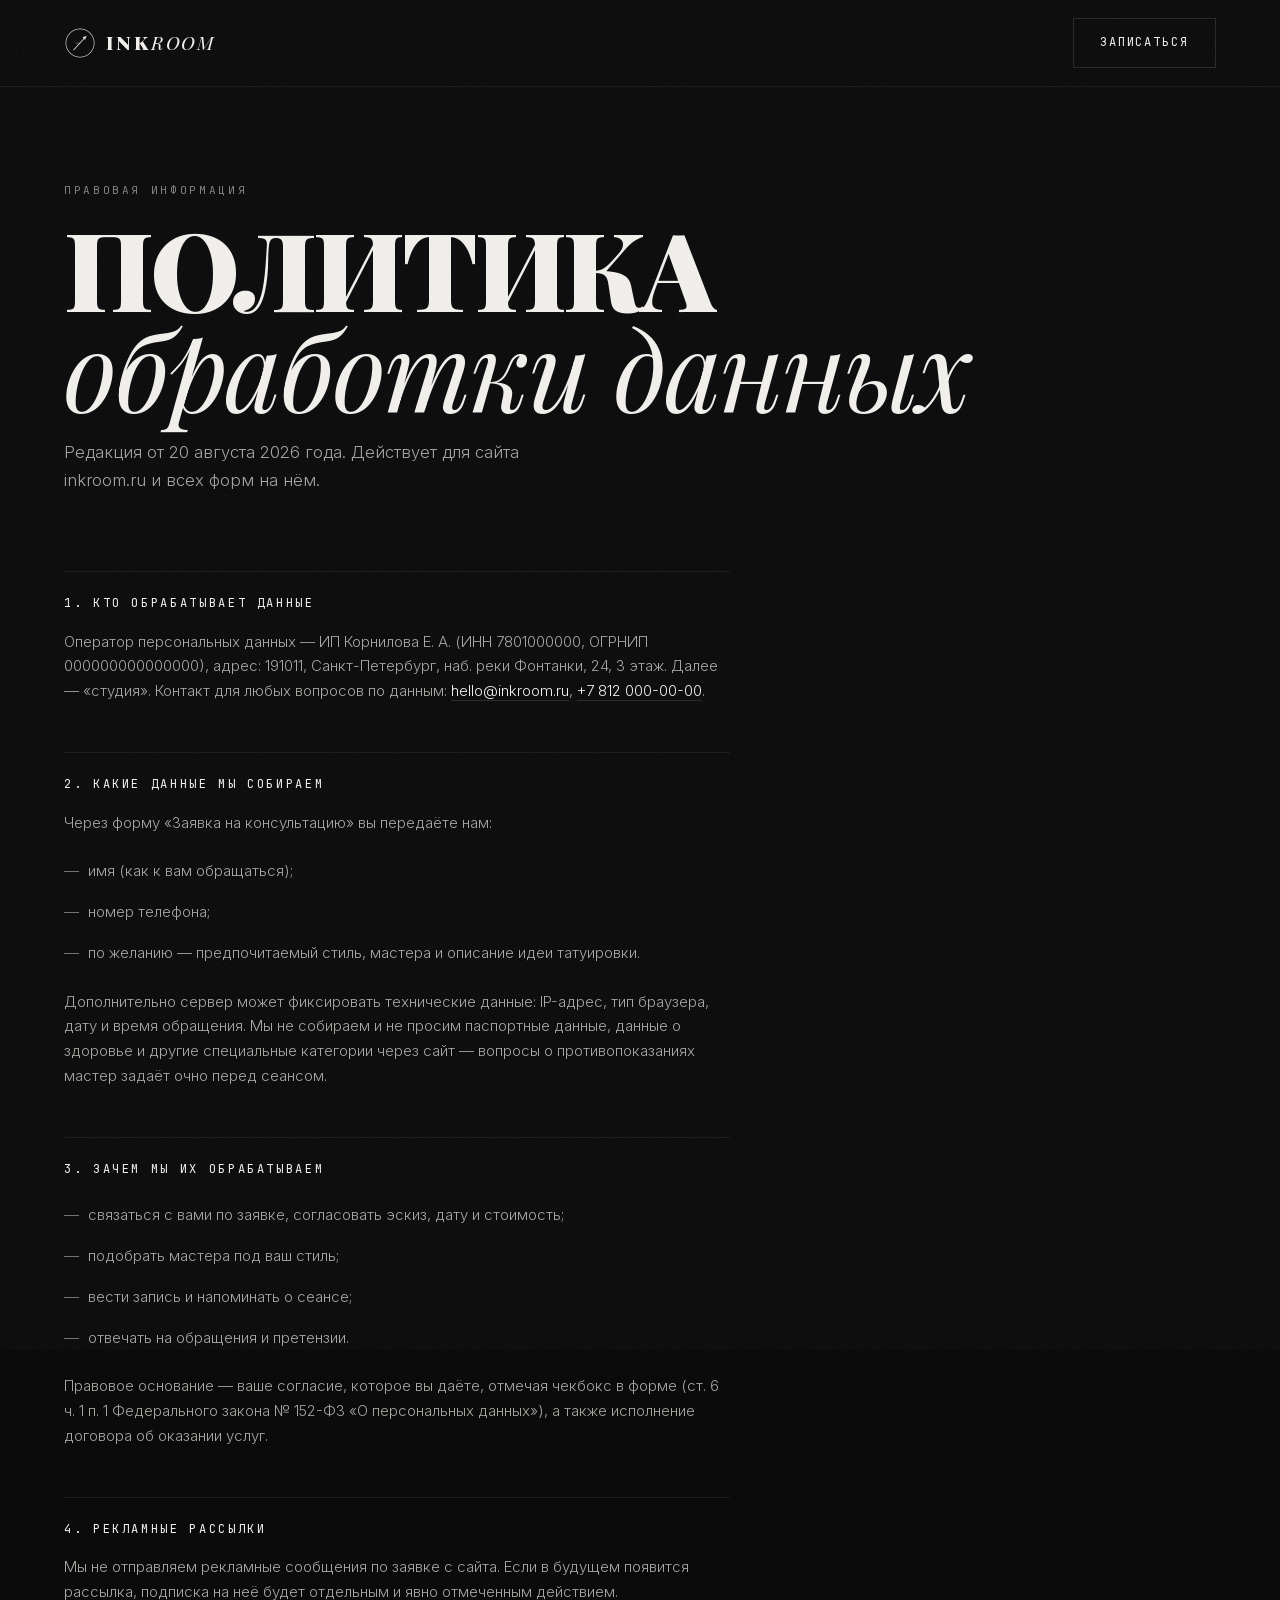
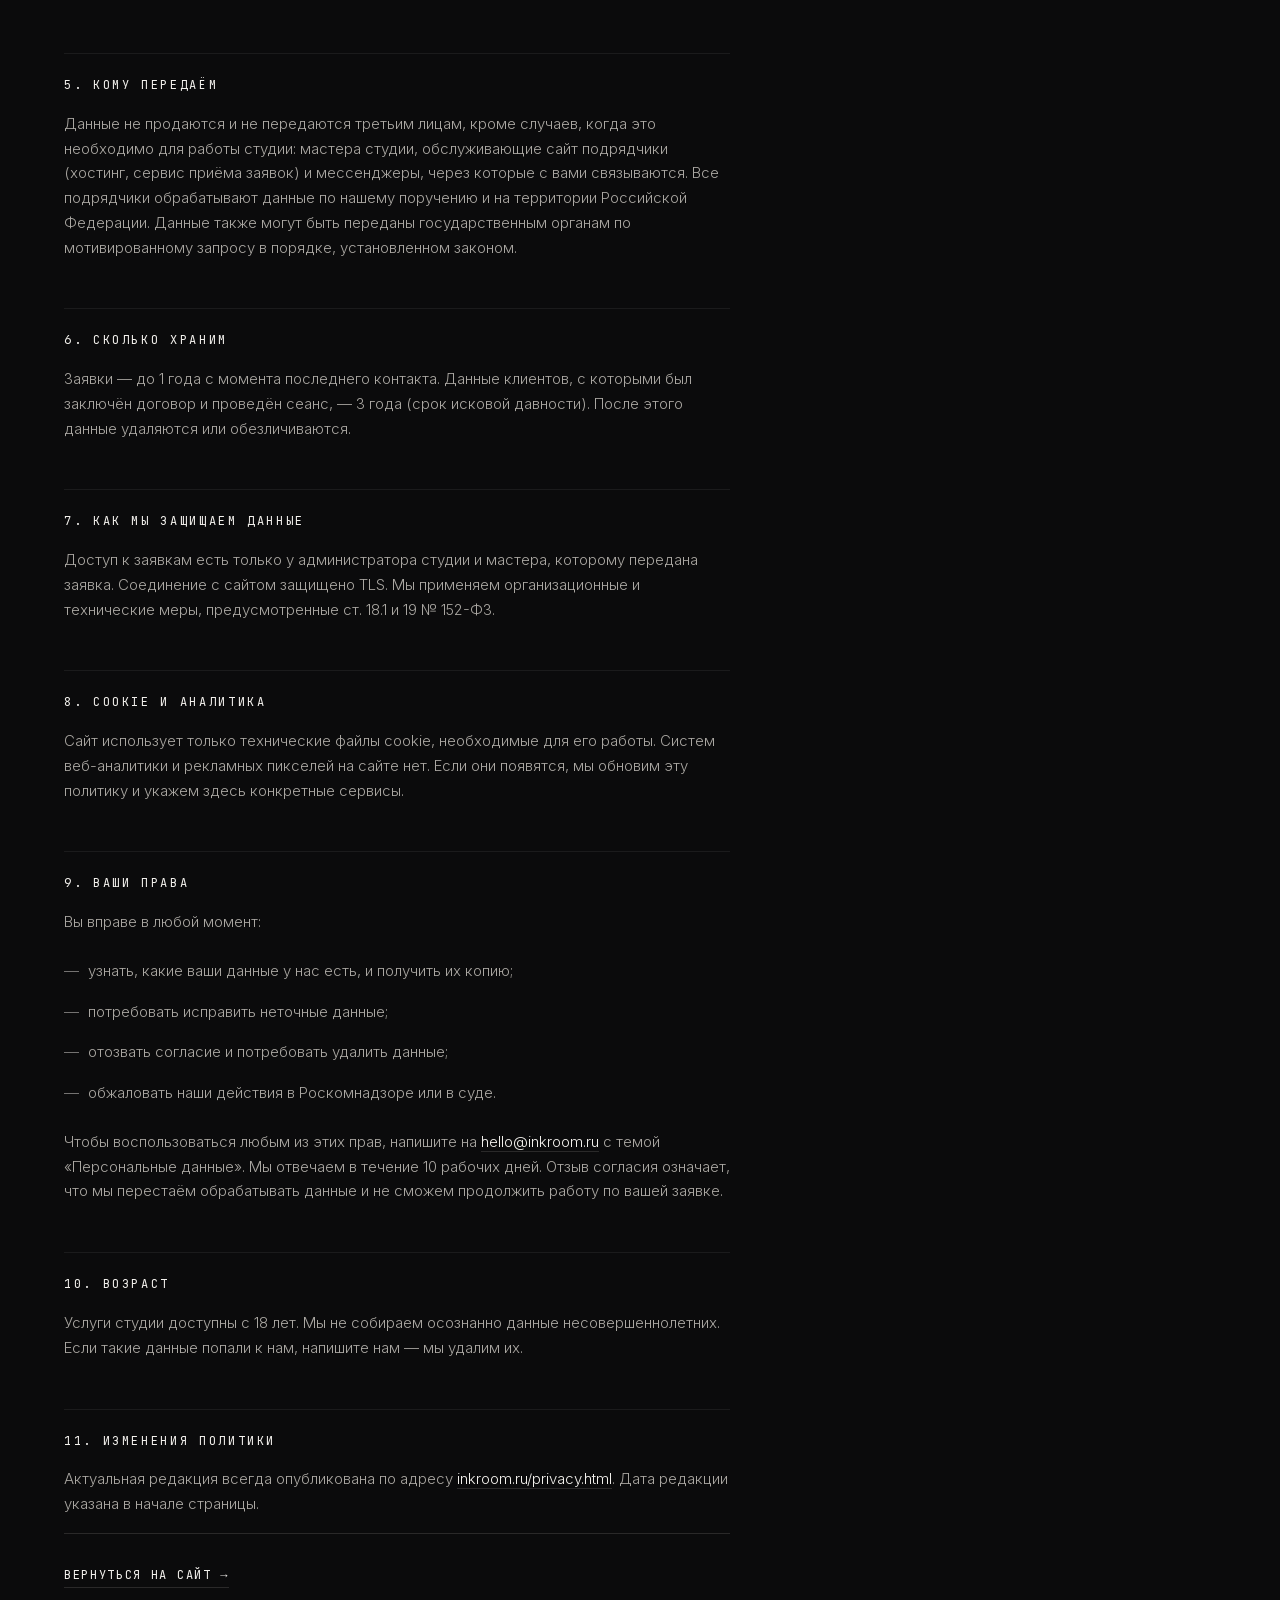
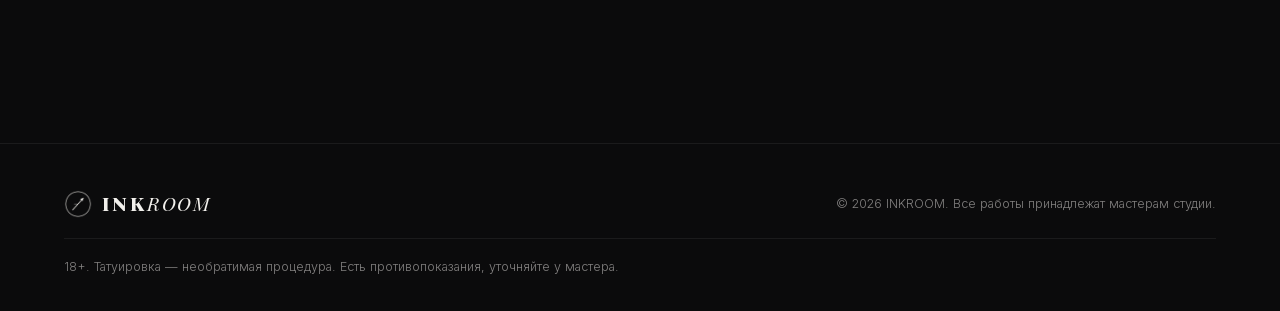
<file: privacy.html>
<!DOCTYPE html>
<html lang="ru">
<head>
<meta charset="UTF-8">
<meta name="viewport" content="width=device-width, initial-scale=1, viewport-fit=cover">
<title>Политика обработки персональных данных — INKROOM</title>
<meta name="description" content="Политика INKROOM в отношении обработки персональных данных: какие данные собираем через форму заявки, зачем, сколько храним и как их отозвать.">
<link rel="canonical" href="https://inkroom.ru/privacy.html">
<meta name="robots" content="index, follow">
<meta name="theme-color" content="#0b0b0c">
<link rel="icon" href="images/icon-32.png" sizes="32x32" type="image/png">
<link rel="apple-touch-icon" href="images/icon-180.png">
<link rel="manifest" href="manifest.webmanifest">
<meta property="og:type" content="article">
<meta property="og:locale" content="ru_RU">
<meta property="og:site_name" content="INKROOM">
<meta property="og:url" content="https://inkroom.ru/privacy.html">
<meta property="og:title" content="Политика обработки персональных данных — INKROOM">
<meta property="og:description" content="Какие данные мы собираем через форму заявки, зачем, сколько храним и как отозвать согласие.">
<meta property="og:image" content="https://inkroom.ru/images/hero.jpg">
<!-- Шрифты локально: см. tools/build-fonts.py -->
<link rel="preload" as="font" type="font/woff2" href="fonts/playfair-display-cyrillic.woff2" crossorigin>
<link rel="stylesheet" href="fonts/fonts.css">
<link rel="stylesheet" href="style.css">
</head>
<body>

<div class="grain" aria-hidden="true"></div>
<a class="skip-link" href="#main">К основному содержимому</a>

<header class="header is-stuck" id="header">
  <div class="header__inner">
    <a class="logo" href="index.html" aria-label="INKROOM — на главную">
      <img src="images/logo.png" alt="" class="logo__mark" width="34" height="34" decoding="async">
      <span class="logo__text">INK<em>ROOM</em></span>
    </a>
    <a class="btn btn--ghost" href="index.html#consult">Записаться</a>
  </div>
</header>

<main id="main">
<section class="section legal">
  <div class="container">
    <header class="sec-head">
      <span class="sec-index legal__index">Правовая информация</span>
      <h1 class="sec-title">Политика <em>обработки данных</em></h1>
      <p class="sec-note">Редакция от 20 августа 2026 года. Действует для сайта inkroom.ru и всех форм на нём.</p>
    </header>

    <div class="legal__body">
      <h2>1. Кто обрабатывает данные</h2>
      <p>
        Оператор персональных данных — ИП Корнилова Е. А. (ИНН 7801000000, ОГРНИП 000000000000000),
        адрес: 191011, Санкт-Петербург, наб. реки Фонтанки, 24, 3 этаж. Далее — «студия».
        Контакт для любых вопросов по данным: <a href="mailto:hello@inkroom.ru">hello@inkroom.ru</a>,
        <a href="tel:+78120000000">+7 812 000-00-00</a>.
      </p>

      <h2>2. Какие данные мы собираем</h2>
      <p>Через форму «Заявка на консультацию» вы передаёте нам:</p>
      <ul>
        <li>имя (как к вам обращаться);</li>
        <li>номер телефона;</li>
        <li>по желанию — предпочитаемый стиль, мастера и описание идеи татуировки.</li>
      </ul>
      <p>
        Дополнительно сервер может фиксировать технические данные: IP-адрес, тип браузера,
        дату и время обращения. Мы не собираем и не просим паспортные данные, данные о здоровье
        и другие специальные категории через сайт — вопросы о противопоказаниях мастер задаёт
        очно перед сеансом.
      </p>

      <h2>3. Зачем мы их обрабатываем</h2>
      <ul>
        <li>связаться с вами по заявке, согласовать эскиз, дату и стоимость;</li>
        <li>подобрать мастера под ваш стиль;</li>
        <li>вести запись и напоминать о сеансе;</li>
        <li>отвечать на обращения и претензии.</li>
      </ul>
      <p>
        Правовое основание — ваше согласие, которое вы даёте, отмечая чекбокс в форме
        (ст. 6 ч. 1 п. 1 Федерального закона № 152-ФЗ «О персональных данных»),
        а также исполнение договора об оказании услуг.
      </p>

      <h2>4. Рекламные рассылки</h2>
      <p>
        Мы не отправляем рекламные сообщения по заявке с сайта. Если в будущем появится рассылка,
        подписка на неё будет отдельным и явно отмеченным действием.
      </p>

      <h2>5. Кому передаём</h2>
      <p>
        Данные не продаются и не передаются третьим лицам, кроме случаев, когда это необходимо
        для работы студии: мастера студии, обслуживающие сайт подрядчики (хостинг, сервис приёма
        заявок) и мессенджеры, через которые с вами связываются. Все подрядчики обрабатывают
        данные по нашему поручению и на территории Российской Федерации.
        Данные также могут быть переданы государственным органам по мотивированному запросу
        в порядке, установленном законом.
      </p>

      <h2>6. Сколько храним</h2>
      <p>
        Заявки — до 1 года с момента последнего контакта. Данные клиентов, с которыми был
        заключён договор и проведён сеанс, — 3 года (срок исковой давности). После этого
        данные удаляются или обезличиваются.
      </p>

      <h2>7. Как мы защищаем данные</h2>
      <p>
        Доступ к заявкам есть только у администратора студии и мастера, которому передана заявка.
        Соединение с сайтом защищено TLS. Мы применяем организационные и технические меры,
        предусмотренные ст. 18.1 и 19 № 152-ФЗ.
      </p>

      <h2>8. Cookie и аналитика</h2>
      <p>
        Сайт использует только технические файлы cookie, необходимые для его работы.
        Систем веб-аналитики и рекламных пикселей на сайте нет. Если они появятся,
        мы обновим эту политику и укажем здесь конкретные сервисы.
      </p>

      <h2>9. Ваши права</h2>
      <p>Вы вправе в любой момент:</p>
      <ul>
        <li>узнать, какие ваши данные у нас есть, и получить их копию;</li>
        <li>потребовать исправить неточные данные;</li>
        <li>отозвать согласие и потребовать удалить данные;</li>
        <li>обжаловать наши действия в Роскомнадзоре или в суде.</li>
      </ul>
      <p>
        Чтобы воспользоваться любым из этих прав, напишите на
        <a href="mailto:hello@inkroom.ru">hello@inkroom.ru</a> с темой «Персональные данные».
        Мы отвечаем в течение 10 рабочих дней. Отзыв согласия означает, что мы перестаём
        обрабатывать данные и не сможем продолжить работу по вашей заявке.
      </p>

      <h2>10. Возраст</h2>
      <p>
        Услуги студии доступны с 18 лет. Мы не собираем осознанно данные несовершеннолетних.
        Если такие данные попали к нам, напишите нам — мы удалим их.
      </p>

      <h2>11. Изменения политики</h2>
      <p>
        Актуальная редакция всегда опубликована по адресу
        <a href="https://inkroom.ru/privacy.html">inkroom.ru/privacy.html</a>.
        Дата редакции указана в начале страницы.
      </p>

      <p class="legal__back"><a class="link-arrow" href="index.html">Вернуться на сайт</a></p>
    </div>
  </div>
</section>
</main>

<footer class="footer">
  <div class="container footer__inner">
    <a class="logo logo--footer" href="index.html" aria-label="INKROOM — на главную">
      <img src="images/logo.png" alt="" width="28" height="28" loading="lazy" decoding="async">
      <span class="logo__text">INK<em>ROOM</em></span>
    </a>
    <p class="footer__copy">© <span id="year">2026</span> INKROOM. Все работы принадлежат мастерам студии.</p>
    <p class="footer__legal">18+. Татуировка — необратимая процедура. Есть противопоказания, уточняйте у мастера.</p>
  </div>
</footer>

<script>document.getElementById('year').textContent = new Date().getFullYear();</script>
</body>
</html>
</file>
<file: fonts/fonts.css>
/* Сгенерировано tools/build-fonts.py — вручную не править.
   Подмножества: latin, cyrillic. */

/* Inter 300 normal · cyrillic */
@font-face{
  font-family:'Inter';
  font-style:normal;
  font-weight:300;
  font-display:swap;
  src:url('inter-cyrillic.woff2') format('woff2');
  unicode-range:U+0301, U+0400-045F, U+0490-0491, U+04B0-04B1, U+2116;
}

/* Inter 300 normal · latin */
@font-face{
  font-family:'Inter';
  font-style:normal;
  font-weight:300;
  font-display:swap;
  src:url('inter-latin.woff2') format('woff2');
  unicode-range:U+0000-00FF, U+0131, U+0152-0153, U+02BB-02BC, U+02C6, U+02DA, U+02DC, U+0304, U+0308, U+0329, U+2000-206F, U+20AC, U+2122, U+2191, U+2193, U+2212, U+2215, U+FEFF, U+FFFD;
}

/* Inter 400 normal · cyrillic */
@font-face{
  font-family:'Inter';
  font-style:normal;
  font-weight:400;
  font-display:swap;
  src:url('inter-cyrillic.woff2') format('woff2');
  unicode-range:U+0301, U+0400-045F, U+0490-0491, U+04B0-04B1, U+2116;
}

/* Inter 400 normal · latin */
@font-face{
  font-family:'Inter';
  font-style:normal;
  font-weight:400;
  font-display:swap;
  src:url('inter-latin.woff2') format('woff2');
  unicode-range:U+0000-00FF, U+0131, U+0152-0153, U+02BB-02BC, U+02C6, U+02DA, U+02DC, U+0304, U+0308, U+0329, U+2000-206F, U+20AC, U+2122, U+2191, U+2193, U+2212, U+2215, U+FEFF, U+FFFD;
}

/* Inter 500 normal · cyrillic */
@font-face{
  font-family:'Inter';
  font-style:normal;
  font-weight:500;
  font-display:swap;
  src:url('inter-cyrillic.woff2') format('woff2');
  unicode-range:U+0301, U+0400-045F, U+0490-0491, U+04B0-04B1, U+2116;
}

/* Inter 500 normal · latin */
@font-face{
  font-family:'Inter';
  font-style:normal;
  font-weight:500;
  font-display:swap;
  src:url('inter-latin.woff2') format('woff2');
  unicode-range:U+0000-00FF, U+0131, U+0152-0153, U+02BB-02BC, U+02C6, U+02DA, U+02DC, U+0304, U+0308, U+0329, U+2000-206F, U+20AC, U+2122, U+2191, U+2193, U+2212, U+2215, U+FEFF, U+FFFD;
}

/* JetBrains Mono 400 normal · cyrillic */
@font-face{
  font-family:'JetBrains Mono';
  font-style:normal;
  font-weight:400;
  font-display:swap;
  src:url('jetbrains-mono-cyrillic.woff2') format('woff2');
  unicode-range:U+0301, U+0400-045F, U+0490-0491, U+04B0-04B1, U+2116;
}

/* JetBrains Mono 400 normal · latin */
@font-face{
  font-family:'JetBrains Mono';
  font-style:normal;
  font-weight:400;
  font-display:swap;
  src:url('jetbrains-mono-latin.woff2') format('woff2');
  unicode-range:U+0000-00FF, U+0131, U+0152-0153, U+02BB-02BC, U+02C6, U+02DA, U+02DC, U+0304, U+0308, U+0329, U+2000-206F, U+20AC, U+2122, U+2191, U+2193, U+2212, U+2215, U+FEFF, U+FFFD;
}

/* Playfair Display 400 italic · cyrillic */
@font-face{
  font-family:'Playfair Display';
  font-style:italic;
  font-weight:400;
  font-display:swap;
  src:url('playfair-display-italic-cyrillic.woff2') format('woff2');
  unicode-range:U+0301, U+0400-045F, U+0490-0491, U+04B0-04B1, U+2116;
}

/* Playfair Display 400 italic · latin */
@font-face{
  font-family:'Playfair Display';
  font-style:italic;
  font-weight:400;
  font-display:swap;
  src:url('playfair-display-italic-latin.woff2') format('woff2');
  unicode-range:U+0000-00FF, U+0131, U+0152-0153, U+02BB-02BC, U+02C6, U+02DA, U+02DC, U+0304, U+0308, U+0329, U+2000-206F, U+20AC, U+2122, U+2191, U+2193, U+2212, U+2215, U+FEFF, U+FFFD;
}

/* Playfair Display 400 normal · cyrillic */
@font-face{
  font-family:'Playfair Display';
  font-style:normal;
  font-weight:400;
  font-display:swap;
  src:url('playfair-display-cyrillic.woff2') format('woff2');
  unicode-range:U+0301, U+0400-045F, U+0490-0491, U+04B0-04B1, U+2116;
}

/* Playfair Display 400 normal · latin */
@font-face{
  font-family:'Playfair Display';
  font-style:normal;
  font-weight:400;
  font-display:swap;
  src:url('playfair-display-latin.woff2') format('woff2');
  unicode-range:U+0000-00FF, U+0131, U+0152-0153, U+02BB-02BC, U+02C6, U+02DA, U+02DC, U+0304, U+0308, U+0329, U+2000-206F, U+20AC, U+2122, U+2191, U+2193, U+2212, U+2215, U+FEFF, U+FFFD;
}

/* Playfair Display 700 normal · cyrillic */
@font-face{
  font-family:'Playfair Display';
  font-style:normal;
  font-weight:700;
  font-display:swap;
  src:url('playfair-display-cyrillic.woff2') format('woff2');
  unicode-range:U+0301, U+0400-045F, U+0490-0491, U+04B0-04B1, U+2116;
}

/* Playfair Display 700 normal · latin */
@font-face{
  font-family:'Playfair Display';
  font-style:normal;
  font-weight:700;
  font-display:swap;
  src:url('playfair-display-latin.woff2') format('woff2');
  unicode-range:U+0000-00FF, U+0131, U+0152-0153, U+02BB-02BC, U+02C6, U+02DA, U+02DC, U+0304, U+0308, U+0329, U+2000-206F, U+20AC, U+2122, U+2191, U+2193, U+2212, U+2215, U+FEFF, U+FFFD;
}

/* Playfair Display 900 normal · cyrillic */
@font-face{
  font-family:'Playfair Display';
  font-style:normal;
  font-weight:900;
  font-display:swap;
  src:url('playfair-display-cyrillic.woff2') format('woff2');
  unicode-range:U+0301, U+0400-045F, U+0490-0491, U+04B0-04B1, U+2116;
}

/* Playfair Display 900 normal · latin */
@font-face{
  font-family:'Playfair Display';
  font-style:normal;
  font-weight:900;
  font-display:swap;
  src:url('playfair-display-latin.woff2') format('woff2');
  unicode-range:U+0000-00FF, U+0131, U+0152-0153, U+02BB-02BC, U+02C6, U+02DA, U+02DC, U+0304, U+0308, U+0329, U+2000-206F, U+20AC, U+2122, U+2191, U+2193, U+2212, U+2215, U+FEFF, U+FFFD;
}
</file>
<file: style.css>
/* =========================================================
   INKROOM — dark editorial
   1. Токены и база
   2. Утилиты и типографика
   3. Кнопки, шапка, hero
   4. Секции
   5. Формы, футер, лайтбокс
   6. Адаптив
   ========================================================= */

/* ---------- 1. Токены ---------- */
:root{
  --bg:#0b0b0c;
  --bg-2:#111112;
  --bg-3:#161617;
  --ink:#f2f0ec;
  --ink-2:#a9a6a1;
  /* #6c6a67 давал ~3.6:1 на --bg и не проходил WCAG AA для мелкого текста */
  --ink-3:#838180;
  --line:rgba(242,240,236,.13);
  --line-2:rgba(242,240,236,.07);
  --accent:#e7e3da;

  --font-display:"Playfair Display",Georgia,"Times New Roman",serif;
  --font-sans:"Inter","Helvetica Neue",Arial,sans-serif;
  --font-mono:"JetBrains Mono","SF Mono",Menlo,monospace;

  /* «01 / 11» в шапках секций: значение проставляет JS по числу .sec-index,
     здесь — только фолбэк на случай, если скрипт не загрузился */
  --sec-total:"11";

  --pad:clamp(20px,5vw,72px);
  --maxw:1440px;
  --sec-y:clamp(72px,11vw,160px);
  --ease:cubic-bezier(.22,.61,.36,1);
}

*,*::before,*::after{box-sizing:border-box}
html{scroll-behavior:smooth;-webkit-text-size-adjust:100%}
body{
  margin:0;
  background:var(--bg);
  color:var(--ink);
  font-family:var(--font-sans);
  font-size:clamp(15px,1.05vw,17px);
  line-height:1.65;
  font-weight:300;
  overflow-x:hidden;
  -webkit-font-smoothing:antialiased;
}
img{max-width:100%;display:block;height:auto}
/* <picture> не должен ломать layout: img остаётся прямым потомком грида/флекса.
   display:contents убирает элемент из дерева доступности (в старых Firefox/WebKit
   это ломало элементы с собственной семантикой), но <picture> — обёртка без роли
   и без ARIA: alt живёт на <img>, поэтому терять здесь нечего. */
picture{display:contents}
a{color:inherit;text-decoration:none}
button{font:inherit;color:inherit;background:none;border:0;cursor:pointer}
::selection{background:var(--ink);color:var(--bg)}

:focus-visible{outline:2px solid var(--ink);outline-offset:3px}
/* на светлой кнопке белый контур сливается с фоном — уводим тёмное кольцо внутрь */
.btn--solid:focus-visible{outline-color:var(--bg);outline-offset:-5px}
.price__badge:focus-visible,.filter.is-active:focus-visible{outline-color:var(--bg);outline-offset:-5px}

/* только для скринридеров */
.sr-only{
  position:absolute;width:1px;height:1px;padding:0;margin:-1px;
  overflow:hidden;clip:rect(0 0 0 0);clip-path:inset(50%);white-space:nowrap;border:0;
}
/* ловушка для ботов */
.hp{position:absolute;left:-9999px;width:1px;height:1px;overflow:hidden}

/* зернистость поверх всего */
.grain{
  position:fixed;inset:-50%;z-index:9999;pointer-events:none;opacity:.05;
  background-image:url("data:image/svg+xml,%3Csvg xmlns='http://www.w3.org/2000/svg' width='200' height='200'%3E%3Cfilter id='n'%3E%3CfeTurbulence type='fractalNoise' baseFrequency='.85' numOctaves='3'/%3E%3C/filter%3E%3Crect width='200' height='200' filter='url(%23n)'/%3E%3C/svg%3E");
  animation:grain 8s steps(6) infinite;
  will-change:transform;
}
/* постоянный композитинг fixed-слоя 150%×150% на слабых телефонах не окупается */
@media (max-width:640px),(prefers-reduced-data:reduce){
  .grain{animation:none;will-change:auto}
  /* та же логика для бесконечной бегущей строки: вечная анимация греет GPU */
  .marquee__track{animation:none;will-change:auto}
}
@keyframes grain{
  0%,100%{transform:translate(0,0)}
  20%{transform:translate(-3%,2%)}
  40%{transform:translate(2%,-3%)}
  60%{transform:translate(-2%,-2%)}
  80%{transform:translate(3%,1%)}
}

.skip-link{
  position:absolute;left:-9999px;top:0;z-index:10000;
  background:var(--ink);color:var(--bg);padding:12px 20px;
}
.skip-link:focus{left:12px;top:12px}

/* ---------- 2. Утилиты и типографика ---------- */
.container{
  width:100%;max-width:var(--maxw);margin:0 auto;
  padding-left:max(var(--pad),env(safe-area-inset-left));
  padding-right:max(var(--pad),env(safe-area-inset-right));
}
.section{padding-block:var(--sec-y);position:relative}
.section + .section{border-top:1px solid var(--line-2)}

.eyebrow{
  font-family:var(--font-mono);font-size:11px;letter-spacing:.28em;
  text-transform:uppercase;color:var(--ink-3);margin:0 0 24px;
}

.sec-head{margin-bottom:clamp(40px,6vw,80px);position:relative}
.sec-index{
  display:block;font-family:var(--font-mono);font-size:11px;letter-spacing:.3em;
  color:var(--ink-3);margin-bottom:18px;
}
.sec-index::after{content:" / " var(--sec-total)}
.sec-title{
  font-family:var(--font-display);
  font-weight:900;
  font-size:clamp(38px,8.5vw,110px);
  line-height:.92;
  letter-spacing:-.03em;
  margin:0;
  text-transform:uppercase;
}
.sec-title em{
  font-style:italic;font-weight:400;text-transform:none;
  letter-spacing:-.02em;
}
.sec-note{
  max-width:52ch;color:var(--ink-2);margin:22px 0 0;
  font-size:clamp(15px,1.3vw,18px);
}
.lead{font-size:clamp(18px,1.9vw,25px);line-height:1.45;color:var(--ink)}
.muted{color:var(--ink-3)}

/* появление при скролле */
.reveal{opacity:0;transform:translateY(28px);transition:opacity .9s var(--ease),transform .9s var(--ease)}
/* в hero не ждём observer: анимация стартует сразу после загрузки */
.hero .reveal{animation:heroIn .9s var(--ease) both}
.hero .delay-1{animation-delay:.09s}
.hero .delay-2{animation-delay:.18s}
.hero .delay-3{animation-delay:.3s}
.hero .delay-4{animation-delay:.4s}
@keyframes heroIn{from{opacity:0;transform:translateY(28px)}to{opacity:1;transform:none}}
.reveal.is-in{opacity:1;transform:none}
.delay-1{transition-delay:.09s}
.delay-2{transition-delay:.18s}
.delay-3{transition-delay:.27s}
.delay-4{transition-delay:.36s}

/* ---------- 3. Кнопки ---------- */
.btn{
  display:inline-flex;align-items:center;justify-content:center;gap:10px;
  padding:14px 26px;border:1px solid transparent;
  font-family:var(--font-mono);font-size:12px;letter-spacing:.16em;text-transform:uppercase;
  transition:background .35s var(--ease),color .35s var(--ease),border-color .35s var(--ease),transform .25s var(--ease);
  white-space:nowrap;
}
.btn--lg{padding:18px 34px;font-size:13px}
.btn--solid{background:var(--ink);color:var(--bg)}
.btn--solid:hover{background:transparent;color:var(--ink);border-color:var(--ink)}
.btn--line{border-color:var(--line);color:var(--ink)}
.btn--line:hover{border-color:var(--ink);background:var(--ink);color:var(--bg)}
.btn--ghost{border-color:var(--line)}
.btn--ghost:hover{border-color:var(--ink)}
.btn:active{transform:translateY(1px)}

.link-arrow{
  font-family:var(--font-mono);font-size:12px;letter-spacing:.14em;text-transform:uppercase;
  border-bottom:1px solid var(--line);padding-bottom:4px;transition:border-color .3s,letter-spacing .3s;
}
.link-arrow::after{content:" →"}
.link-arrow:hover{border-color:var(--ink);letter-spacing:.19em}

/* ---------- Шапка ---------- */
.header{
  position:fixed;top:0;left:0;right:0;z-index:100;
  transition:background .4s var(--ease),border-color .4s,backdrop-filter .4s;
  border-bottom:1px solid transparent;
}
.header.is-stuck{
  background:rgba(11,11,12,.82);
  -webkit-backdrop-filter:blur(14px);
  backdrop-filter:blur(14px);
  border-bottom-color:var(--line-2);
}
.header.is-hidden{transform:translateY(-100%);transition:transform .45s var(--ease)}
/* backdrop-filter делает шапку containing block для position:fixed потомков —
   раскрытое меню перестало бы быть полноэкранным и схлопнулось бы в её высоту.
   Пока меню открыто, блюр и фон снимаем: под ними всё равно сплошной оверлей. */
.header.has-menu,.header.has-menu.is-stuck{
  background:transparent;border-bottom-color:transparent;
  -webkit-backdrop-filter:none;backdrop-filter:none;
}
.header__inner{
  max-width:var(--maxw);margin:0 auto;
  padding:18px max(var(--pad),env(safe-area-inset-right)) 18px max(var(--pad),env(safe-area-inset-left));
  display:flex;align-items:center;justify-content:space-between;gap:30px;
}
.logo{display:flex;align-items:center;gap:10px}
.logo__mark{width:32px;height:32px;opacity:.95}
.logo__text{
  font-family:var(--font-display);font-weight:900;font-size:19px;
  letter-spacing:.16em;
}
.logo__text em{font-style:italic;font-weight:400;letter-spacing:.08em}

.nav{display:flex;align-items:center;gap:34px}
.nav__list{display:flex;gap:26px;list-style:none;margin:0;padding:0}
.nav__list a{
  font-family:var(--font-mono);font-size:11.5px;letter-spacing:.14em;text-transform:uppercase;
  color:var(--ink-2);position:relative;padding-block:6px;transition:color .3s;
}
.nav__list a::after{
  content:"";position:absolute;left:0;bottom:0;height:1px;width:0;background:var(--ink);
  transition:width .35s var(--ease);
}
.nav__list a:hover,.nav__list a.is-active{color:var(--ink)}
.nav__list a:hover::after,.nav__list a.is-active::after{width:100%}
.header__cta{display:inline-flex;position:relative;z-index:101}

.burger{display:none;width:44px;height:44px;position:relative}
.burger span{
  position:absolute;left:11px;width:22px;height:1px;background:var(--ink);
  transition:transform .35s var(--ease),opacity .2s;
}
.burger span:nth-child(1){top:19px}
.burger span:nth-child(2){top:25px}
.burger[aria-expanded="true"] span:nth-child(1){transform:translateY(3px) rotate(45deg)}
.burger[aria-expanded="true"] span:nth-child(2){transform:translateY(-3px) rotate(-45deg)}

/* ---------- HERO ---------- */
.hero{
  position:relative;min-height:100vh;min-height:100svh;display:flex;flex-direction:column;justify-content:flex-end;
  padding-block:140px clamp(28px,5vw,56px);overflow:hidden;
}
.hero__media{position:absolute;inset:0;z-index:-2}
.hero__media img{width:100%;height:100%;object-fit:cover;object-position:center 30%;opacity:.62}
.hero::after{
  content:"";position:absolute;inset:0;z-index:-1;
  background:
    linear-gradient(180deg,rgba(11,11,12,.9) 0%,rgba(11,11,12,.25) 35%,rgba(11,11,12,.92) 88%),
    radial-gradient(70% 55% at 20% 70%,rgba(11,11,12,.75),transparent 70%);
}
.hero__content{position:relative}
.hero__title{
  font-family:var(--font-display);font-weight:900;
  font-size:clamp(52px,13.5vw,190px);
  line-height:.86;letter-spacing:-.045em;text-transform:uppercase;
  margin:0 0 clamp(32px,5vw,60px);
}
.hero__title .line{display:block}
.hero__title .line:nth-child(2){padding-left:clamp(0px,7vw,150px)}
.hero__title em{
  margin-left:.12em;font-style:italic;font-weight:400;text-transform:lowercase;letter-spacing:-.02em;
}
.hero__bottom{
  display:flex;flex-wrap:wrap;align-items:flex-end;justify-content:space-between;
  gap:34px;border-top:1px solid var(--line);padding-top:28px;
}
.hero__lead{max-width:46ch;margin:0;color:var(--ink-2);font-size:clamp(15px,1.25vw,18px)}
.hero__actions{display:flex;flex-wrap:wrap;gap:12px}

.hero__stats{
  position:relative;width:100%;max-width:var(--maxw);margin:clamp(40px,6vw,72px) auto 0;
  padding-left:max(var(--pad),env(safe-area-inset-left));
  padding-right:max(var(--pad),env(safe-area-inset-right));
  display:grid;grid-template-columns:repeat(4,1fr);
  border-block:1px solid var(--line-2);
}
.hero__stats .stat{padding:22px clamp(8px,1.6vw,24px);border-left:1px solid var(--line-2)}
.hero__stats .stat:first-child{border-left:0;padding-left:0}
.stat__num{
  display:block;font-family:var(--font-display);font-weight:700;
  font-size:clamp(26px,3.4vw,46px);line-height:1;letter-spacing:-.02em;
}
.stat__label{
  display:block;margin-top:8px;font-family:var(--font-mono);font-size:10.5px;
  letter-spacing:.18em;text-transform:uppercase;color:var(--ink-3);
}
.hero__scroll{
  position:absolute;right:max(var(--pad),env(safe-area-inset-right));bottom:clamp(120px,17vw,190px);
  writing-mode:vertical-rl;font-family:var(--font-mono);font-size:10px;
  letter-spacing:.3em;text-transform:uppercase;color:var(--ink-3);
  display:flex;align-items:center;gap:12px;
}
.hero__scroll-line{width:1px;height:60px;background:linear-gradient(var(--ink-3),transparent);animation:scrollLine 2.4s var(--ease) infinite}
@keyframes scrollLine{0%{transform:scaleY(.2);transform-origin:top}50%{transform:scaleY(1);transform-origin:top}51%{transform-origin:bottom}100%{transform:scaleY(.2);transform-origin:bottom}}

/* ---------- Бегущая строка ---------- */
.marquee{overflow:hidden;border-block:1px solid var(--line-2);padding-block:20px;background:var(--bg-2)}
.marquee__track{
  display:flex;align-items:center;gap:34px;width:max-content;
  animation:marquee 38s linear infinite;
  will-change:transform;
}
.marquee span{
  font-family:var(--font-display);font-weight:900;text-transform:uppercase;
  font-size:clamp(22px,3.6vw,50px);letter-spacing:-.02em;color:transparent;
  -webkit-text-stroke:1px var(--ink-3);
}
.marquee span:nth-child(4n+1){color:var(--ink);-webkit-text-stroke:0}
.marquee i{color:var(--ink-3);font-size:14px;font-style:normal}
@keyframes marquee{to{transform:translateX(-50%)}}

/* ---------- 4. О студии ---------- */
.about__grid{display:grid;grid-template-columns:1fr 1fr;gap:clamp(30px,5vw,80px);align-items:start}
.about__text p{margin:0 0 22px;color:var(--ink-2)}
.about__text .lead{color:var(--ink)}
.about__list{list-style:none;margin:34px 0 0;padding:0;border-top:1px solid var(--line-2)}
.about__list li{
  padding:18px 0;border-bottom:1px solid var(--line-2);color:var(--ink-2);font-size:15px;
}
.about__list strong{color:var(--ink);font-weight:500}
.about__media{display:grid;grid-template-columns:repeat(6,1fr);gap:16px}
.about__fig{margin:0;overflow:hidden;position:relative}
.about__fig img{width:100%;height:100%;object-fit:cover;transition:transform 1.1s var(--ease);filter:grayscale(.5) contrast(1.04)}
.about__fig:hover img{transform:scale(1.05)}
.about__fig--1{grid-column:1/6;aspect-ratio:4/3}
.about__fig--2{grid-column:2/7;aspect-ratio:16/10;margin-top:-8%}
.about__fig figcaption{
  position:absolute;left:0;bottom:0;padding:10px 14px;background:rgba(11,11,12,.75);
  font-family:var(--font-mono);font-size:10px;letter-spacing:.18em;text-transform:uppercase;color:var(--ink-2);
}

/* ---------- Мастера ---------- */
.masters__grid{display:grid;grid-template-columns:repeat(4,1fr);gap:clamp(16px,2.2vw,30px)}
.master{border-top:1px solid var(--line);padding-top:20px}
.master__photo{position:relative;aspect-ratio:3/4;overflow:hidden;background:var(--bg-3)}
.master__photo img{
  width:100%;height:100%;object-fit:cover;filter:grayscale(1) contrast(1.06);
  transition:transform 1.1s var(--ease),filter .6s;
}
.master:hover .master__photo img{transform:scale(1.06);filter:grayscale(.4)}
.master__initials{
  position:absolute;inset:0;display:grid;place-items:center;
  font-family:var(--font-display);font-weight:900;font-size:clamp(56px,7vw,96px);
  color:rgba(242,240,236,.16);letter-spacing:.04em;pointer-events:none;
  transition:color .5s var(--ease);
}
.master:hover .master__initials{color:rgba(242,240,236,.06)}
.master__body{padding-top:20px}
.master__name{
  font-family:var(--font-display);font-weight:700;font-size:clamp(22px,2.2vw,30px);
  margin:0 0 6px;letter-spacing:-.02em;
}
.master__role{
  font-family:var(--font-mono);font-size:11px;letter-spacing:.18em;text-transform:uppercase;
  color:var(--ink-3);margin:0 0 16px;
}
.master__bio{color:var(--ink-2);font-size:14.5px;margin:0 0 20px}
.master__meta{list-style:none;margin:0 0 22px;padding:0;border-top:1px solid var(--line-2)}
.master__meta li{
  display:flex;justify-content:space-between;gap:10px;padding:9px 0;
  border-bottom:1px solid var(--line-2);font-size:13.5px;
}
.master__meta span{
  font-family:var(--font-mono);font-size:10.5px;letter-spacing:.16em;
  text-transform:uppercase;color:var(--ink-3);
}

/* ---------- Портфолио ---------- */
.filters-wrap{position:relative;margin-bottom:34px}
.filters{display:flex;flex-wrap:wrap;gap:10px}
.filter{
  flex:0 0 auto;padding:10px 20px;border:1px solid var(--line);
  font-family:var(--font-mono);font-size:11px;letter-spacing:.16em;text-transform:uppercase;
  color:var(--ink-2);transition:.35s var(--ease);
}
.filter:hover{border-color:var(--ink);color:var(--ink)}
.filter.is-active{background:var(--ink);color:var(--bg);border-color:var(--ink)}

.gallery{
  display:grid;grid-template-columns:repeat(4,1fr);
  grid-auto-rows:minmax(200px,auto);gap:clamp(10px,1.4vw,20px);
  /* --wide/--tall оставляли дыры в сетке на планшете */
  grid-auto-flow:dense;
}
.work{
  margin:0;position:relative;overflow:hidden;background:var(--bg-3);cursor:zoom-in;
  aspect-ratio:4/5;transition:opacity .45s var(--ease),transform .45s var(--ease);
}
.work--tall{grid-row:span 2;aspect-ratio:4/9}
.work--wide{grid-column:span 2;aspect-ratio:8/5}
.work__btn{position:absolute;inset:0;display:block;cursor:zoom-in}
.work__btn:focus-visible{outline-offset:-4px}
.work img{
  width:100%;height:100%;object-fit:cover;
  transition:transform 1.2s var(--ease),filter .6s var(--ease);
  filter:grayscale(.7) brightness(.88) contrast(1.06);
}
.work:hover img{transform:scale(1.07);filter:grayscale(0) brightness(1.03) contrast(1)}
.work figcaption{
  /* подпись лежит поверх ссылки — клики должны проходить сквозь неё */
  position:absolute;inset:auto 0 0 0;padding:20px;pointer-events:none;
  background:linear-gradient(transparent,rgba(11,11,12,.92));
  transform:translateY(12px);opacity:0;transition:.45s var(--ease);
}
.work:hover figcaption,.work:focus-within figcaption{transform:none;opacity:1}
.work__title{display:block;font-family:var(--font-display);font-size:19px;font-weight:700;letter-spacing:-.01em}
.work__meta{
  display:block;margin-top:5px;font-family:var(--font-mono);font-size:10px;
  letter-spacing:.16em;text-transform:uppercase;color:var(--ink-3);
}
.work.is-hidden{display:none}
.gallery__empty{margin-top:30px;color:var(--ink-3);font-family:var(--font-mono);font-size:12px;letter-spacing:.1em}

.portfolio__cta{
  margin-top:clamp(40px,6vw,70px);padding-top:34px;border-top:1px solid var(--line-2);
  display:flex;flex-wrap:wrap;align-items:center;justify-content:space-between;gap:22px;
}
.portfolio__cta p{margin:0;max-width:48ch;color:var(--ink-2)}

/* ---------- Стили ---------- */
.styles__list{border-top:1px solid var(--line)}
.style-row{
  display:grid;grid-template-columns:80px minmax(200px,1.1fr) 2fr 140px;
  gap:clamp(14px,2.5vw,40px);align-items:center;
  padding:clamp(22px,3vw,38px) 0;border-bottom:1px solid var(--line);
  position:relative;transition:padding-left .5s var(--ease);
}
.style-row__num{font-family:var(--font-mono);font-size:11px;letter-spacing:.2em;color:var(--ink-3)}
.style-row__name{
  font-family:var(--font-display);font-weight:900;text-transform:uppercase;
  font-size:clamp(26px,3.6vw,52px);line-height:1;letter-spacing:-.03em;margin:0;
  transition:color .4s;
}
.style-row__desc{margin:0;color:var(--ink-2);font-size:15px;max-width:56ch}
.style-row__tag{
  font-family:var(--font-mono);font-size:11px;letter-spacing:.16em;
  text-transform:uppercase;color:var(--ink-3);text-align:right;
}
.style-row__img{
  position:absolute;right:clamp(120px,16vw,260px);top:50%;
  width:clamp(150px,15vw,230px);aspect-ratio:1;overflow:hidden;
  transform:translateY(-50%) scale(.85) rotate(-3deg);
  opacity:0;pointer-events:none;transition:.55s var(--ease);z-index:2;
}
.style-row__img img{width:100%;height:100%;object-fit:cover;filter:grayscale(.4) contrast(1.05)}
/* на тач-устройствах :hover залипает после тапа — сдвиг строки только для мыши */
@media (hover:hover){
  .style-row:hover{padding-left:16px}
  .style-row:hover .style-row__name{color:var(--accent)}
  .style-row:hover .style-row__img{opacity:1;transform:translateY(-50%) scale(1) rotate(-2deg)}
}

/* ---------- Процесс ---------- */
.steps{list-style:none;margin:0;padding:0;display:grid;grid-template-columns:repeat(5,1fr);gap:1px;background:var(--line-2)}
.step{background:var(--bg);padding:clamp(24px,2.6vw,34px) clamp(18px,2vw,28px)}
.step__num{
  font-family:var(--font-display);font-weight:900;font-size:clamp(40px,5vw,68px);
  line-height:1;color:transparent;-webkit-text-stroke:1px var(--ink-3);display:block;margin-bottom:22px;
  transition:.5s var(--ease);
}
.step:hover .step__num{color:var(--ink);-webkit-text-stroke:0}
.step__title{font-size:18px;font-weight:500;margin:0 0 10px;letter-spacing:-.01em}
.step p{margin:0;color:var(--ink-2);font-size:14.5px}

/* ---------- Подготовка ---------- */
.prep__cols{display:grid;grid-template-columns:1fr 1fr;gap:1px;background:var(--line-2);border:1px solid var(--line-2)}
.prep__col{background:var(--bg);padding:clamp(26px,3.4vw,48px)}
.prep__col h3{
  font-family:var(--font-mono);font-size:12px;letter-spacing:.24em;text-transform:uppercase;
  margin:0 0 26px;display:flex;align-items:center;gap:12px;color:var(--ink);
}
.prep__col h3 span{
  width:26px;height:26px;display:grid;place-items:center;border:1px solid var(--line);font-size:14px;
}
.prep__col--do h3 span{background:var(--ink);color:var(--bg);border-color:var(--ink)}
.prep__col ul{list-style:none;margin:0;padding:0}
.prep__col li{
  padding:15px 0 15px 24px;border-bottom:1px solid var(--line-2);
  color:var(--ink-2);font-size:15px;position:relative;
}
.prep__col li::before{content:"—";position:absolute;left:0;color:var(--ink-3)}
.prep__col li:last-child{border-bottom:0}
.prep__col--dont li{color:var(--ink-3)}
.prep__note{
  margin:26px 0 0;padding:22px 26px;border:1px solid var(--line-2);
  color:var(--ink-2);font-size:14.5px;background:var(--bg-2);
}

/* ---------- Отзывы ---------- */
.reviews__viewport{overflow:hidden}
.reviews__track{display:flex;transition:transform .7s var(--ease);will-change:transform}
.review{
  flex:0 0 100%;margin:0;padding:0 clamp(0px,3vw,40px);
}
.review p{
  font-family:var(--font-display);font-style:italic;font-weight:400;
  font-size:clamp(21px,3.2vw,44px);line-height:1.28;letter-spacing:-.02em;margin:0 0 30px;
  max-width:22ch;
}
.review p::before{content:"«"}
.review p::after{content:"»"}
.review footer{display:flex;flex-wrap:wrap;gap:8px 22px;align-items:baseline;border-top:1px solid var(--line-2);padding-top:18px}
.review__name{font-size:15px}
.review__meta{font-family:var(--font-mono);font-size:10.5px;letter-spacing:.18em;text-transform:uppercase;color:var(--ink-3)}
.reviews__controls{display:flex;flex-wrap:wrap;align-items:center;gap:18px;margin-top:44px}
.rbtn{
  width:52px;height:52px;border:1px solid var(--line);display:grid;place-items:center;
  transition:.35s var(--ease);font-size:16px;
}
.rbtn:hover{background:var(--ink);color:var(--bg);border-color:var(--ink)}
.rbtn--play{margin-left:auto;font-size:12px;letter-spacing:.1em}
.reviews__dots{display:flex;gap:8px;margin-left:6px}
.reviews__dots button{width:26px;height:2px;background:var(--line);transition:background .3s}
.reviews__dots button[aria-current="true"]{background:var(--ink)}
.reviews__dots button:focus-visible{outline-offset:6px}

/* ---------- Цены ---------- */
.price-grid{display:grid;grid-template-columns:repeat(3,1fr);gap:1px;background:var(--line-2);border:1px solid var(--line-2)}
.price{background:var(--bg);padding:clamp(28px,3.2vw,44px);display:flex;flex-direction:column;position:relative}
.price--accent{background:var(--bg-2)}
.price__badge{
  position:absolute;top:0;right:0;background:var(--ink);color:var(--bg);
  font-family:var(--font-mono);font-size:9.5px;letter-spacing:.18em;text-transform:uppercase;padding:7px 12px;
}
.price__name{font-family:var(--font-display);font-weight:700;font-size:clamp(24px,2.6vw,34px);margin:0 0 6px;letter-spacing:-.02em}
.price__size{font-family:var(--font-mono);font-size:11px;letter-spacing:.16em;text-transform:uppercase;color:var(--ink-3);margin:0 0 28px}
.price__val{
  font-family:var(--font-display);font-weight:900;font-size:clamp(34px,4.6vw,60px);
  line-height:1;letter-spacing:-.03em;margin:0 0 28px;
}
.price__val span{font-size:.5em;font-weight:400;color:var(--ink-3)}
.price ul{list-style:none;margin:0 0 32px;padding:0;border-top:1px solid var(--line-2);flex:1}
.price li{padding:13px 0;border-bottom:1px solid var(--line-2);color:var(--ink-2);font-size:14.5px}
.price .btn{align-self:flex-start}
.price-notes{
  list-style:none;margin:34px 0 0;padding:0;display:grid;
  grid-template-columns:repeat(3,1fr);gap:22px;
}
.price-notes li{color:var(--ink-3);font-size:13.5px;padding-top:18px;border-top:1px solid var(--line-2)}
.price-notes strong{color:var(--ink-2);font-weight:500}

/* ---------- FAQ ---------- */
.accordion{border-top:1px solid var(--line)}
.acc{border-bottom:1px solid var(--line)}
.acc__head{
  width:100%;display:flex;align-items:center;justify-content:space-between;gap:24px;
  padding:clamp(20px,2.6vw,30px) 0;text-align:left;
  font-family:var(--font-display);font-weight:700;
  font-size:clamp(18px,2.3vw,30px);letter-spacing:-.02em;transition:color .3s,padding-left .4s var(--ease);
}
@media (hover:hover){.acc__head:hover{padding-left:12px;color:var(--accent)}}
.acc__icon{position:relative;width:20px;height:20px;flex:0 0 20px}
.acc__icon::before,.acc__icon::after{
  content:"";position:absolute;background:var(--ink);transition:transform .4s var(--ease);
}
.acc__icon::before{top:9px;left:0;width:20px;height:1px}
.acc__icon::after{left:9px;top:0;width:1px;height:20px}
.acc.is-open .acc__icon::after{transform:rotate(90deg) scaleX(0)}
.acc__body{overflow:hidden;height:0;transition:height .45s var(--ease)}
/* закрытый ответ уходит из потока и из дерева доступности (атрибут hidden) */
.acc__body[hidden]{display:none}
.acc__inner{padding:0 0 30px;max-width:78ch}
.acc__inner p{margin:0;color:var(--ink-2)}

/* ---------- 5. Форма ---------- */
.consult{background:var(--bg-2)}
.consult__grid{display:grid;grid-template-columns:1fr 1fr;gap:clamp(36px,6vw,90px);align-items:start}
.consult__lead{color:var(--ink-2);max-width:44ch;margin:24px 0 0;font-size:clamp(15px,1.3vw,18px)}
.consult__benefits{list-style:none;margin:34px 0 0;padding:0}
.consult__benefits li{
  padding:14px 0 14px 30px;border-bottom:1px solid var(--line-2);
  position:relative;color:var(--ink-2);font-size:14.5px;
}
.consult__benefits li::before{content:"→";position:absolute;left:0;color:var(--ink-3)}
.consult__alt{margin-top:28px;color:var(--ink-3);font-size:14px}
.consult__alt a{color:var(--ink);border-bottom:1px solid var(--line)}
.consult__alt a:hover{border-color:var(--ink)}

.form{display:grid;grid-template-columns:1fr 1fr;gap:22px}
.field{display:flex;flex-direction:column;gap:8px;min-width:0}
.field--full{grid-column:1/-1}
.field label{
  font-family:var(--font-mono);font-size:10.5px;letter-spacing:.2em;
  text-transform:uppercase;color:var(--ink-3);
}
.field input,.field select,.field textarea{
  /* запас снизу, чтобы кнопка «Отправить» не уезжала под экранную клавиатуру */
  scroll-margin-block:100px 180px;
  width:100%;background:transparent;border:0;border-bottom:1px solid var(--line);
  color:var(--ink);font-family:var(--font-sans);font-size:16px;font-weight:300;
  padding:12px 0;transition:border-color .35s;border-radius:0;
}
.field textarea{resize:vertical;min-height:96px}
.field select{appearance:none;cursor:pointer;
  background-image:linear-gradient(45deg,transparent 50%,var(--ink-3) 50%),linear-gradient(135deg,var(--ink-3) 50%,transparent 50%);
  background-position:calc(100% - 12px) 22px,calc(100% - 7px) 22px;
  background-size:5px 5px,5px 5px;background-repeat:no-repeat;padding-right:28px;
}
.field select option{background:var(--bg-2);color:var(--ink)}
/* маска телефона в placeholder — значимая подсказка, а не декор:
   держим полный контраст (opacity:1 нужен ещё и Firefox, у него свой .54) */
.field input::placeholder,.field textarea::placeholder{color:var(--ink-3);opacity:1}
.field input:focus,.field select:focus,.field textarea:focus{outline:none;border-bottom-color:var(--ink)}
.field.has-error input,.field.has-error select,.field.has-error textarea{border-bottom-color:#eb857c}
.field__err{font-family:var(--font-mono);font-size:10.5px;letter-spacing:.1em;color:#eb857c;min-height:14px}
/* подсветка поля, заполненного из карточки мастера/тарифа: класс, чтобы не затирать .has-error */
.field .is-flash{border-bottom-color:var(--ink);transition:border-color .3s}
.field.has-error .is-flash{border-bottom-color:#eb857c}

.check{flex-direction:row;align-items:flex-start;gap:12px;flex-wrap:wrap;padding-top:6px}
.check input{width:18px;height:18px;flex:0 0 18px;accent-color:var(--ink);margin-top:2px}
.check label{
  font-family:var(--font-sans);font-size:13.5px;letter-spacing:0;text-transform:none;
  color:var(--ink-2);flex:1;min-width:200px;line-height:1.5;
}
.check label a{border-bottom:1px solid var(--line)}
.check .field__err{flex-basis:100%}
.form__submit{grid-column:1/-1;justify-self:start}
.form__hint{grid-column:1/-1;margin:0;font-size:12.5px;color:var(--ink-3)}
.form__success,.form__error{
  grid-column:1/-1;margin:0;padding:18px 22px;border:1px solid var(--line);
  background:var(--bg-3);color:var(--ink);font-size:14.5px;
}
.form__error{border-color:#eb857c}
.form__error a{color:var(--ink);border-bottom:1px solid var(--line)}

/* ---------- Контакты ---------- */
.contacts__grid{display:grid;grid-template-columns:repeat(4,1fr);gap:clamp(22px,3vw,44px);border-top:1px solid var(--line-2)}
.contacts__col{padding-top:26px}
.contacts__col h3{
  font-family:var(--font-mono);font-size:10.5px;letter-spacing:.22em;text-transform:uppercase;
  color:var(--ink-3);margin:0 0 16px;font-weight:400;
}
.contacts__col p{margin:0 0 12px;font-size:15px;line-height:1.7}
.contacts__col a{border-bottom:1px solid var(--line);transition:border-color .3s}
.contacts__col a:hover{border-color:var(--ink)}
.socials{display:flex;flex-wrap:wrap;gap:16px;font-family:var(--font-mono);font-size:11px;letter-spacing:.14em;text-transform:uppercase}
.contacts__map{
  display:block;margin-top:clamp(34px,5vw,60px);aspect-ratio:21/7;position:relative;
  border:1px solid var(--line-2);overflow:hidden;background:var(--bg-2);
}
.contacts__map img{
  width:100%;height:100%;object-fit:cover;object-position:center 42%;
  filter:grayscale(.7) brightness(.6);transition:transform 1.2s var(--ease),filter .6s var(--ease);
}
.contacts__map:hover img{transform:scale(1.04);filter:grayscale(.2) brightness(.75)}
.contacts__map::after{
  content:"";position:absolute;inset:0;
  background:linear-gradient(90deg,rgba(11,11,12,.85),rgba(11,11,12,.15) 60%);
}
.contacts__map-label{
  position:absolute;left:24px;bottom:22px;z-index:2;font-family:var(--font-mono);
  font-size:11px;letter-spacing:.16em;text-transform:uppercase;color:var(--ink-2);
}
.contacts__map:hover .contacts__map-label{color:var(--ink)}

/* ---------- Футер ---------- */
.footer{border-top:1px solid var(--line-2);padding-block:44px calc(34px + env(safe-area-inset-bottom))}
.footer__inner{
  display:flex;flex-wrap:wrap;align-items:center;gap:18px 34px;justify-content:space-between;
}
.footer__copy,.footer__legal,.footer__credits{margin:0;font-size:12.5px;color:var(--ink-3)}
.footer__nav{
  display:flex;flex-wrap:wrap;gap:10px 22px;
  font-family:var(--font-mono);font-size:11px;letter-spacing:.14em;
  text-transform:uppercase;color:var(--ink-2);
}
.footer__nav a{border-bottom:1px solid transparent;transition:border-color .3s,color .3s}
.footer__nav a:hover{color:var(--ink);border-bottom-color:var(--ink)}
.footer__credits{flex-basis:100%;order:4;padding-top:6px}
.footer__credits a{border-bottom:1px solid var(--line)}
.footer__credits a:hover{color:var(--ink);border-color:var(--ink)}
.footer__legal{flex-basis:100%;order:5;padding-top:18px;border-top:1px solid var(--line-2)}
.footer__up{font-family:var(--font-mono);font-size:11px;letter-spacing:.16em;text-transform:uppercase;color:var(--ink-2)}
.footer__up:hover{color:var(--ink)}

/* ---------- Лайтбокс ---------- */
.lightbox{
  position:fixed;inset:0;z-index:200;background:rgba(8,8,9,.985);
  display:flex;align-items:center;justify-content:center;gap:clamp(8px,2vw,30px);
  padding:clamp(16px,4vw,50px);
  padding-bottom:calc(clamp(16px,4vw,50px) + env(safe-area-inset-bottom));
  opacity:0;transition:opacity .35s var(--ease);
}
.lightbox.is-open{opacity:1}
.lightbox__fig{margin:0;max-width:min(900px,100%);max-height:100%;display:flex;flex-direction:column;gap:16px}
.lightbox__fig img{max-height:78vh;object-fit:contain;margin-inline:auto}
.lightbox__fig figcaption{
  text-align:center;font-family:var(--font-mono);font-size:11px;
  letter-spacing:.16em;text-transform:uppercase;color:var(--ink-3);
}
.lightbox__close{position:absolute;top:20px;right:24px;font-size:20px;width:44px;height:44px}
.lightbox__nav{
  width:52px;height:52px;flex:0 0 52px;border:1px solid var(--line);
  display:grid;place-items:center;font-size:18px;transition:.3s;
}
.lightbox__nav:hover,.lightbox__close:hover{background:var(--ink);color:var(--bg)}
/* overflow:hidden на body в мобильном Safari скролл не блокирует — страница
   продолжает ехать под модалкой. Фиксируем body и компенсируем сдвиг: сам
   scrollY сохраняет и возвращает JS (см. lockScroll в script.js). */
body.no-scroll{position:fixed;left:0;right:0;width:100%;overflow:hidden}

/* ---------- Правовая страница ---------- */
.legal{padding-top:calc(var(--sec-y) + 40px)}
.legal__index{letter-spacing:.24em;text-transform:uppercase}
.legal__index::after{content:none}
.legal__body{max-width:74ch}
.legal__body h2{
  font-family:var(--font-mono);font-size:12px;letter-spacing:.22em;text-transform:uppercase;
  color:var(--ink);font-weight:400;margin:48px 0 16px;padding-top:22px;border-top:1px solid var(--line-2);
}
.legal__body p{color:var(--ink-2);margin:0 0 16px}
.legal__body ul{margin:0 0 16px;padding:0;list-style:none}
.legal__body li{
  position:relative;padding:8px 0 8px 24px;color:var(--ink-2);font-size:15px;
}
.legal__body li::before{content:"—";position:absolute;left:0;color:var(--ink-3)}
.legal__body a{color:var(--ink);border-bottom:1px solid var(--line)}
.legal__body a:hover{border-color:var(--ink)}
.legal__back{margin-top:48px;padding-top:28px;border-top:1px solid var(--line)}
.legal__back a{border-bottom:1px solid var(--line)}

/* ---------- 6. Адаптив ---------- */
@media (max-width:1180px){
  .masters__grid{grid-template-columns:repeat(2,1fr);gap:34px}
  .steps{grid-template-columns:repeat(2,1fr)}
  .style-row{grid-template-columns:60px 1fr auto;grid-template-areas:"num name tag" ". desc desc"}
  .style-row__num{grid-area:num}
  .style-row__name{grid-area:name}
  .style-row__tag{grid-area:tag}
  .style-row__desc{grid-area:desc;margin-top:10px}
  .style-row__img{display:none}
  .price-notes{grid-template-columns:1fr}
}

@media (max-width:980px){
  /* шесть пунктов меню + логотип + CTA перестают помещаться в строку */
  .nav{
    position:fixed;inset:0;background:var(--bg);flex-direction:column;
    justify-content:center;gap:40px;transform:translateY(-100%);
    transition:transform .55s var(--ease);z-index:99;
    overflow-y:auto;
    padding:96px max(24px,env(safe-area-inset-right)) 48px max(24px,env(safe-area-inset-left));
  }
  .nav.is-open{transform:none}
  .nav__list{flex-direction:column;text-align:center;gap:20px}
  .nav__list a{font-size:15px;letter-spacing:.2em}
  .burger{display:block;z-index:101}
  .logo{position:relative;z-index:101}
  /* CTA остаётся в шапке и над раскрытым меню — но компактнее */
  .header__inner{gap:14px}
  .header__cta{padding:11px 16px;font-size:10px;letter-spacing:.12em}

  .about__grid,.consult__grid,.prep__cols{grid-template-columns:1fr}
  .gallery{grid-template-columns:repeat(2,1fr)}
  .work--wide{grid-column:span 2}
  .work--tall{grid-row:span 1;aspect-ratio:4/5}
  .price-grid{grid-template-columns:1fr}
  .contacts__grid{grid-template-columns:repeat(2,1fr)}
  .contacts__map{aspect-ratio:16/9}
  .hero__scroll{display:none}
}

/* Планшет-портрет: четыре колонки статистики сжимают цифры до нечитаемого */
@media (max-width:820px){
  .hero__stats{grid-template-columns:repeat(2,1fr)}
  .hero__stats .stat:nth-child(odd){border-left:0;padding-left:0}
  .hero__stats .stat:nth-child(n+3){border-top:1px solid var(--line-2)}
}

@media (max-width:640px){
  .hero{min-height:92vh;min-height:92svh;padding-block:120px 24px}
  /* логотип + CTA + бургер должны уложиться в 360px без переполнения */
  .logo__text{font-size:17px;letter-spacing:.12em}
  .header__cta{padding:10px 14px;font-size:9.5px;letter-spacing:.1em}
  /* сетка 2×2 и её разделители задаются с 820px — см. блок выше */

  /* шесть фильтров в три ряда съедали экран: одна строка с горизонтальным скроллом */
  .filters{
    flex-wrap:nowrap;overflow-x:auto;scroll-snap-type:x proximity;
    margin-inline:calc(-1 * max(var(--pad),env(safe-area-inset-left)));
    padding-inline:max(var(--pad),env(safe-area-inset-left));
    scrollbar-width:none;-webkit-overflow-scrolling:touch;
  }
  .filters::-webkit-scrollbar{display:none}
  .filter{scroll-snap-align:start}
  /* градиент у правого края: иначе не видно, что за «Fine Line» есть ещё стили.
     Класс вешает JS — он же знает, доехали ли до конца списка */
  .filters-wrap::after{
    content:"";position:absolute;z-index:2;pointer-events:none;
    top:0;bottom:0;right:calc(-1 * max(var(--pad),env(safe-area-inset-right)));
    width:64px;background:linear-gradient(90deg,rgba(11,11,12,0),var(--bg));
    opacity:0;transition:opacity .3s var(--ease);
  }
  .filters-wrap.is-scrollable::after{opacity:1}
  .filters-wrap.is-scroll-end::after{opacity:0}
  /* цена стиля уходит под заголовок, чтобы не жать описание */
  .style-row{grid-template-columns:42px 1fr;grid-template-areas:"num name" ". tag" ". desc";row-gap:6px}
  .style-row__tag{text-align:left}
  .style-row__desc{margin-top:4px}
  /* полоса с фото студии в контактах: на узком экране 21:7 превращалась в щель */
  .contacts__map{aspect-ratio:3/2}
  .contacts__map-label{left:16px;bottom:16px;line-height:1.6}
  .contacts__map::after{background:linear-gradient(0deg,rgba(11,11,12,.9),rgba(11,11,12,.15) 55%)}
  .hero__title .line:nth-child(2){padding-left:0}
  .masters__grid{grid-template-columns:1fr}
  .steps{grid-template-columns:1fr}
  .form{grid-template-columns:1fr}
  .about__media{grid-template-columns:1fr}
  .about__fig--1,.about__fig--2{grid-column:1/-1;margin-top:0}
  .contacts__grid{grid-template-columns:1fr}
  .footer__inner{flex-direction:column;align-items:flex-start}
  .review p{max-width:none}
  /* стрелки по краям кадра: подпись под фото остаётся читаемой */
  .lightbox{padding:56px 12px 24px}
  .lightbox__fig{gap:12px}
  .lightbox__fig img{max-height:66vh}
  .lightbox__nav{position:absolute;top:50%;transform:translateY(-50%);width:44px;height:44px;flex-basis:44px}
  .lightbox__nav--prev{left:10px}
  .lightbox__nav--next{right:10px}
}

/* Galaxy Fold и прочие 320px: минимумы clamp() ещё великоваты */
@media (max-width:380px){
  .header__inner{gap:10px;padding-block:14px}
  .logo__mark{width:26px;height:26px}
  .logo__text{font-size:15px;letter-spacing:.08em}
  .header__cta{padding:9px 10px;font-size:9px;letter-spacing:.06em}
  .hero__title{font-size:clamp(38px,11.5vw,52px)}
  .sec-title{font-size:clamp(30px,8.5vw,38px)}
  .stat__num{font-size:clamp(22px,7vw,26px)}
}

@media (prefers-reduced-motion:reduce){
  *,*::before,*::after{animation-duration:.001ms!important;animation-iteration-count:1!important;transition-duration:.001ms!important}
  html{scroll-behavior:auto}
  .reveal{opacity:1;transform:none}
}
</file>
